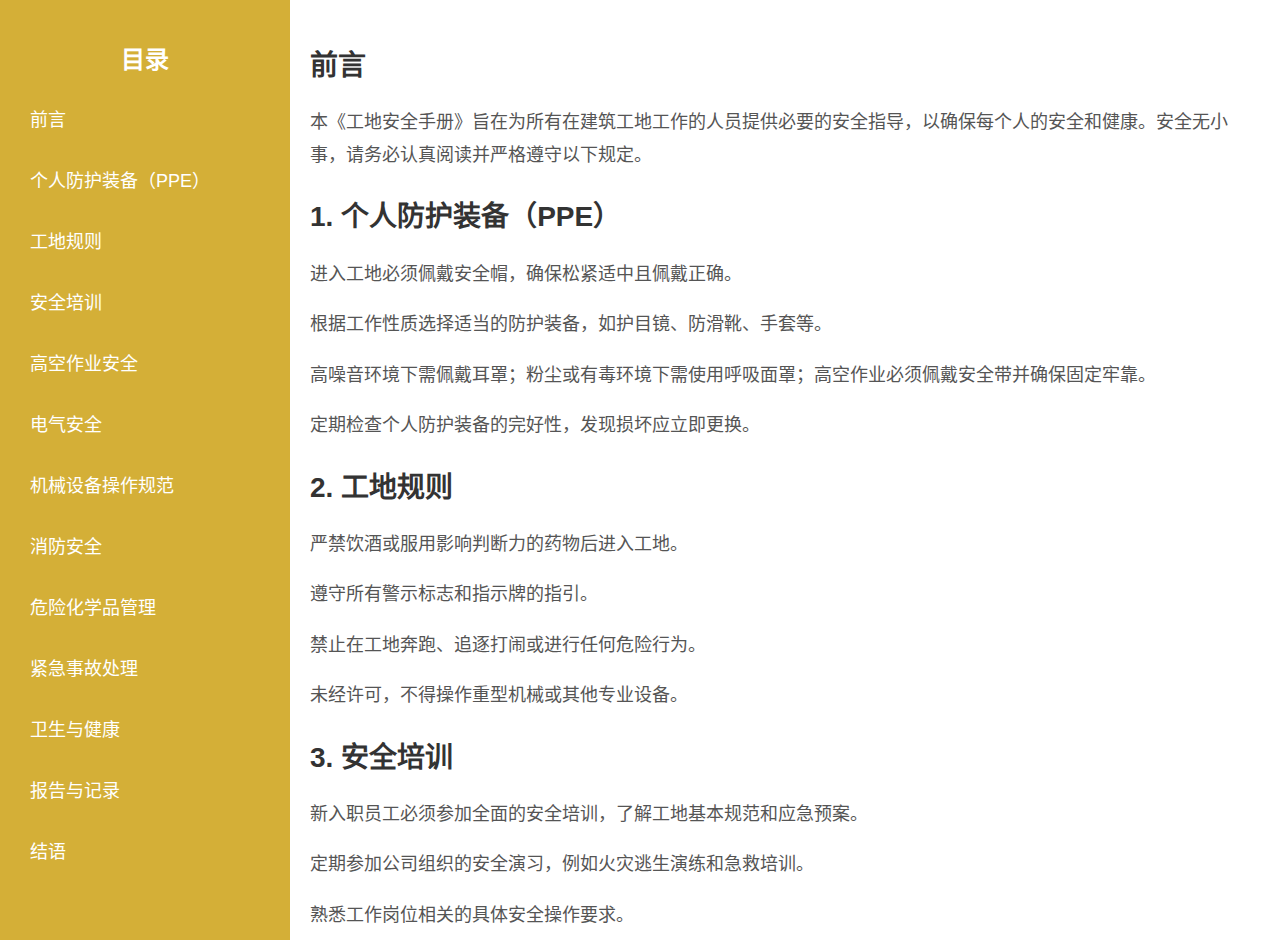
<file: templates/safety_manual.html>
<!DOCTYPE html>
<html lang="zh-CN">
<head>
    <meta charset="UTF-8">
    <meta name="viewport" content="width=device-width, initial-scale=1.0">
    <title>工地安全手册</title>
    <style>
        body {
            font-family: Arial, sans-serif;
            margin: 0;
            padding: 0;
            display: flex;
            background-color: #f4f4f4;
            font-size: 18px; /* 调大字体 */
        }
        .sidebar {
            width: 250px;
            background-color: #d4af37; /* 左边栏颜色调整为 #d4af37 */
            color: white;
            padding: 20px;
            height: 100vh;
            overflow-y: auto;
        }
        .sidebar h2 {
            text-align: center;
            margin-bottom: 20px;
            font-size: 24px; /* 调大字体 */
        }
        .sidebar ul {
            list-style-type: none;
            padding: 0;
        }
        .sidebar ul li {
            margin: 15px 0;
        }
        .sidebar ul li a {
            color: white;
            text-decoration: none;
            display: block;
            padding: 10px;
            border-radius: 5px;
            transition: background-color 0.3s ease;
            font-size: 18px; /* 调大字体 */
        }
        .sidebar ul li a:hover {
            background-color: #b5942d; /* 悬停时颜色稍深 */
        }
        .content {
            flex: 1;
            padding: 20px;
            background-color: #fff;
            overflow-y: auto;
            height: 100vh;
        }
        .content h2 {
            color: #333;
            font-size: 28px; /* 调大字体 */
        }
        .content p {
            color: #555;
            line-height: 1.8; /* 增加行高 */
            font-size: 18px; /* 调大字体 */
        }
        .button {
            padding: 10px 20px;
            background-color: #d4af37; /* 按钮颜色调整为 #d4af37 */
            color: white;
            border: none;
            border-radius: 5px;
            cursor: pointer;
            font-size: 16px;
            transition: background-color 0.3s ease;
            text-decoration: none;
            display: inline-block;
            margin-top: 20px;
        }
        .button:hover {
            background-color: #b5942d; /* 悬停时颜色稍深 */
        }
    </style>
</head>
<body>
    <!-- 左侧目录 -->
    <div class="sidebar">
        <h2>目录</h2>
        <ul>
            <li><a href="#preface">前言</a></li>
            <li><a href="#ppe">个人防护装备（PPE）</a></li>
            <li><a href="#rules">工地规则</a></li>
            <li><a href="#training">安全培训</a></li>
            <li><a href="#high-altitude">高空作业安全</a></li>
            <li><a href="#electrical">电气安全</a></li>
            <li><a href="#machinery">机械设备操作规范</a></li>
            <li><a href="#fire">消防安全</a></li>
            <li><a href="#chemicals">危险化学品管理</a></li>
            <li><a href="#emergency">紧急事故处理</a></li>
            <li><a href="#health">卫生与健康</a></li>
            <li><a href="#reporting">报告与记录</a></li>
            <li><a href="#conclusion">结语</a></li>
        </ul>
    </div>

    <!-- 右侧内容 -->
    <div class="content" id="content">
        <div id="preface">
            <h2>前言</h2>
            <p>本《工地安全手册》旨在为所有在建筑工地工作的人员提供必要的安全指导，以确保每个人的安全和健康。安全无小事，请务必认真阅读并严格遵守以下规定。</p>
        </div>

        <div id="ppe">
            <h2>1. 个人防护装备（PPE）</h2>
            <p>进入工地必须佩戴安全帽，确保松紧适中且佩戴正确。</p>
            <p>根据工作性质选择适当的防护装备，如护目镜、防滑靴、手套等。</p>
            <p>高噪音环境下需佩戴耳罩；粉尘或有毒环境下需使用呼吸面罩；高空作业必须佩戴安全带并确保固定牢靠。</p>
            <p>定期检查个人防护装备的完好性，发现损坏应立即更换。</p>
        </div>

        <div id="rules">
            <h2>2. 工地规则</h2>
            <p>严禁饮酒或服用影响判断力的药物后进入工地。</p>
            <p>遵守所有警示标志和指示牌的指引。</p>
            <p>禁止在工地奔跑、追逐打闹或进行任何危险行为。</p>
            <p>未经许可，不得操作重型机械或其他专业设备。</p>
        </div>

        <div id="training">
            <h2>3. 安全培训</h2>
            <p>新入职员工必须参加全面的安全培训，了解工地基本规范和应急预案。</p>
            <p>定期参加公司组织的安全演习，例如火灾逃生演练和急救培训。</p>
            <p>熟悉工作岗位相关的具体安全操作要求。</p>
        </div>

        <div id="high-altitude">
            <h2>4. 高空作业安全</h2>
            <p>作业前确保安全带、安全绳和作业平台牢固可靠。</p>
            <p>禁止单独进行高空作业，必须至少两人配合作业。</p>
            <p>作业区域周围设置安全标志，禁止非相关人员进入。</p>
            <p>风速超过6级时禁止进行高空作业。</p>
        </div>

        <div id="electrical">
            <h2>5. 电气安全</h2>
            <p>严禁私自接线、改装电气设施或擅自拆卸设备。</p>
            <p>使用电动工具时，必须确保电源线无破损且接地良好。</p>
            <p>所有临时电缆应合理铺设，避免凌乱摆放或裸露。</p>
            <p>触电事故发生时，切勿直接接触伤者，应立即断电并报警。</p>
        </div>

        <div id="machinery">
            <h2>6. 机械设备操作规范</h2>
            <p>每天开始作业前，检查设备是否正常运行，无松动或损坏现象。</p>
            <p>非专业人员严禁操作起重设备和其他复杂机械。</p>
            <p>在机械作业区域内，禁止闲杂人员靠近，以免发生意外。</p>
            <p>严格按照设备操作手册要求进行作业，发现故障应立即停机并报告。</p>
        </div>

        <div id="fire">
            <h2>7. 消防安全</h2>
            <p>工地必须配备足够数量的灭火器，确保灭火器在有效期内且操作良好。</p>
            <p>禁止在工地吸烟，焊接作业需执行严格的防火措施。</p>
            <p>易燃易爆物品应存放在指定区域，并定期检查存储环境的安全性。</p>
            <p>熟悉工地的消防逃生路线和紧急集合点位置。</p>
        </div>

        <div id="chemicals">
            <h2>8. 危险化学品管理</h2>
            <p>所有化学品必须存放在指定位置，并确保容器密封良好。</p>
            <p>使用化学品时，必须穿戴适当的防护装备，如防护手套、防护服等。</p>
            <p>确保工作区域通风良好，避免吸入有害气体。</p>
            <p>处理化学品泄漏时，按公司应急程序操作，并报告主管。</p>
        </div>

        <div id="emergency">
            <h2>9. 紧急事故处理</h2>
            <p>发生紧急事故时，立即停止作业，确保人员安全，并向主管报告。</p>
            <p>伤害事故：进行急救后立即送医，严重情况拨打120求助。</p>
            <p>火灾事故：小火用灭火器扑救；无法控制的火势，应迅速撤离并拨打119报警。</p>
            <p>设备故障：停止设备运行，保护现场，等待专业人员检查处理。</p>
        </div>

        <div id="health">
            <h2>10. 卫生与健康</h2>
            <p>保持个人清洁卫生，勤洗手，防止病菌传播。</p>
            <p>在高温或严寒作业条件下，注意饮食和休息，避免中暑或受寒。</p>
            <p>如果感觉身体不适，应及时就医，并向管理层报告以避免传染性疾病的传播。</p>
        </div>

        <div id="reporting">
            <h2>11. 报告与记录</h2>
            <p>发现安全隐患或发生事故后，应及时填写事故报告单，说明详细情况。</p>
            <p>所有的安全培训、会议记录和事故报告都需归档保存，以备后续查阅和分析。</p>
            <p>根据安全记录，针对性地改进安全措施，确保安全管理的持续提升。</p>
        </div>

        <div id="conclusion">
            <h2>结语</h2>
            <p>工地安全是每一个人的责任。请大家共同遵守规章制度，维护一个安全、高效的工作环境。对违反安全规定的人员，公司将按照政策采取严肃处理措施。让我们共同努力，实现“安全生产、人人有责”的目标！</p>
        </div>

        <a href="/" class="button">返回主页</a>
    </div>

    <script>
        // 平滑滚动到对应部分
        document.querySelectorAll('.sidebar ul li a').forEach(link => {
            link.addEventListener('click', function (e) {
                e.preventDefault();
                const targetId = this.getAttribute('href').substring(1);
                const targetElement = document.getElementById(targetId);
                targetElement.scrollIntoView({ behavior: 'smooth' });
            });
        });
    </script>
</body>
</html>
</file>
